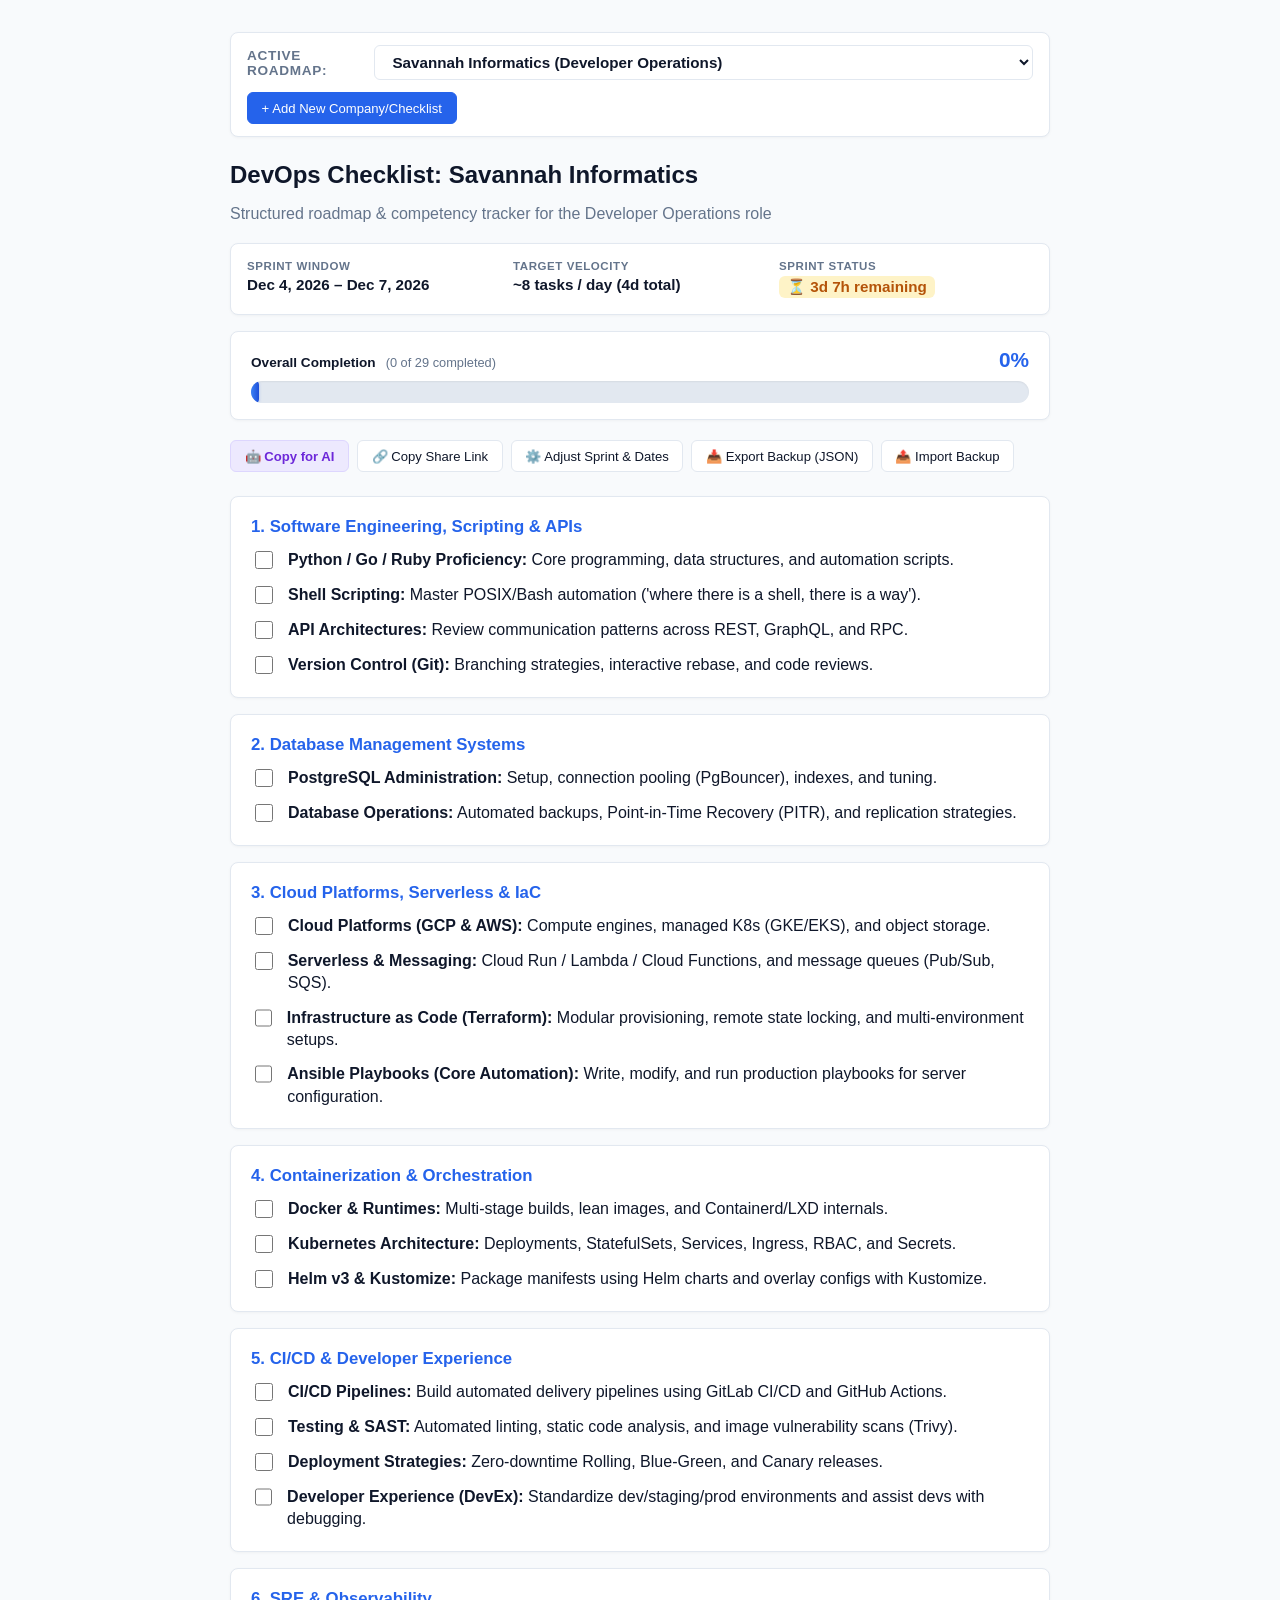
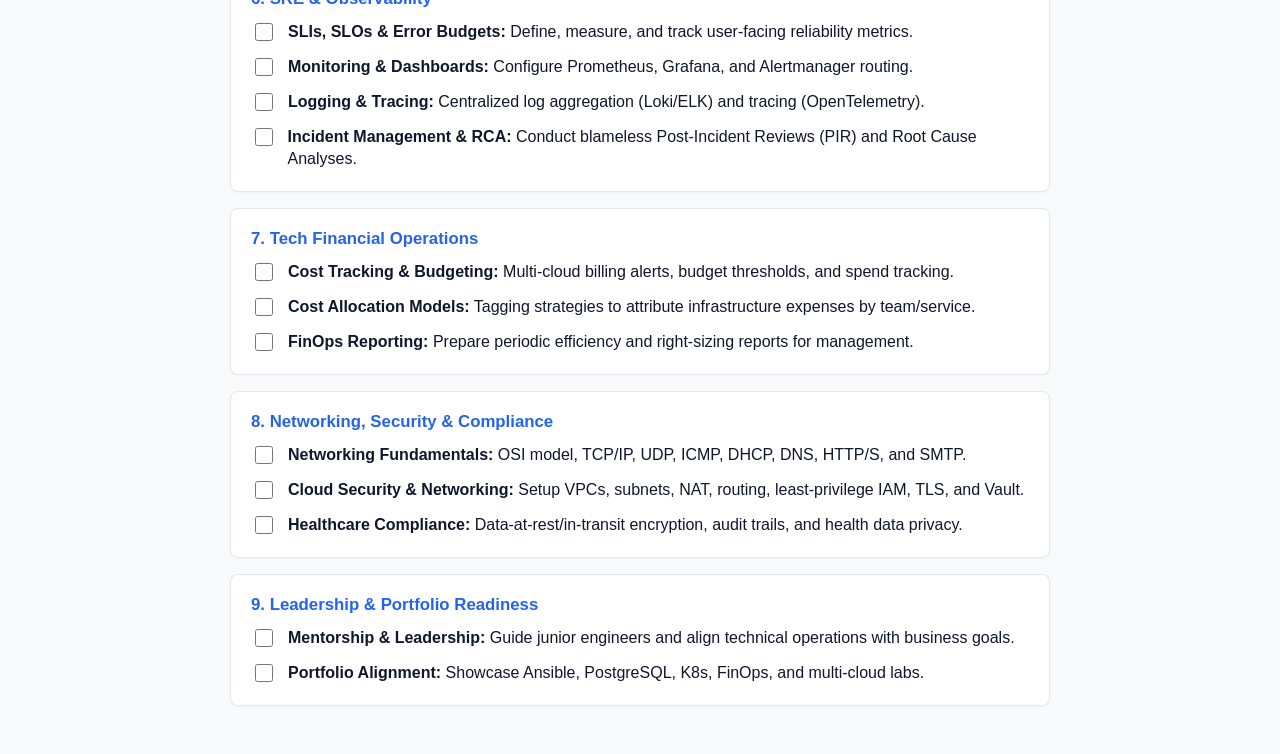
<file: index.html>
<!DOCTYPE html>
<html lang="en">

<head>
    <meta charset="UTF-8" />
    <meta name="viewport" content="width=device-width, initial-scale=1.0" />
    <title>DevOps Sprint Hub</title>
    <link rel="stylesheet" href="style.css" />
</head>

<body>

    <!-- Top Company Switcher Bar -->
    <div class="company-toolbar">
        <div class="company-select-group">
            <label for="companySelector">Active Roadmap:</label>
            <select id="companySelector" onchange="switchCompany(this.value)"></select>
        </div>
        <div style="display: flex; gap: 0.5rem;">
            <!-- Delete Button (Only visible for custom added companies) -->
            <button class="action-btn danger" id="deleteCompanyBtn" onclick="deleteActiveCompany()"
                style="display: none;">🗑️ Delete Roadmap</button>
            <button class="action-btn primary" onclick="openAddModal()">+ Add New Company/Checklist</button>
        </div>
    </div>

    <h1 id="pageTitle">DevOps Checklist</h1>
    <p class="subtitle" id="pageSubtitle">Structured roadmap & competency tracker</p>

    <!-- Dynamic Sprint Header -->
    <div class="sprint-banner">
        <div class="sprint-item">
            <span class="sprint-label">Sprint Window</span>
            <span class="sprint-value" id="sprintDatesDisplay">Loading...</span>
        </div>
        <div class="sprint-item">
            <span class="sprint-label">Target Velocity</span>
            <span class="sprint-value" id="sprintVelocityDisplay">-- tasks / day</span>
        </div>
        <div class="sprint-item">
            <span class="sprint-label">Sprint Status</span>
            <span class="sprint-value" id="sprintBadge">Calculating...</span>
        </div>
    </div>

    <!-- Sprint Settings Drawer -->
    <div class="settings-panel" id="settingsPanel">
        <div class="settings-grid">
            <label>Start Date <input type="date" id="inputStartDate"></label>
            <label>Target End Date <input type="date" id="inputEndDate"></label>
        </div>
        <div class="btn-row">
            <button class="action-btn primary" onclick="applyCustomDates()">Save Dates</button>
            <button class="action-btn" onclick="startPresetSprint(3)">⚡ Start Fresh 3-Day Sprint</button>
            <button class="action-btn" onclick="startPresetSprint(7)">📅 Start 7-Day Sprint</button>
            <button class="action-btn danger" onclick="resetCheckboxes()">🔄 Clear Tasks for this Company</button>
        </div>
    </div>

    <!-- Progress Card -->
    <div class="progress-card">
        <div class="progress-meta">
            <div>
                <span class="progress-label-left">Overall Completion</span>
                <span class="progress-count-sub" id="taskFraction">(0 of 0 completed)</span>
            </div>
            <div class="progress-pct-display" id="progressPctLarge">0%</div>
        </div>
        <div class="progress-track">
            <div class="progress-fill" id="progressBar"></div>
        </div>
    </div>

    <!-- Action Bar -->
    <div class="action-bar">
        <button class="action-btn ai-btn" onclick="copyProgressForAI()">🤖 Copy for AI</button>
        <button class="action-btn" onclick="copyShareLink()">🔗 Copy Share Link</button>
        <button class="action-btn" onclick="toggleSettings()">⚙️ Adjust Sprint & Dates</button>
        <button class="action-btn" onclick="exportData()">📥 Export Backup (JSON)</button>
        <button class="action-btn" onclick="document.getElementById('importFile').click()">📤 Import Backup</button>
        <input type="file" id="importFile" style="display: none" accept=".json" onchange="importData(event)">
    </div>

    <!-- Dynamic Category & Checklist Container -->
    <div id="checklistContainer"></div>

    <!-- Modal: Add New Company from Chatbot -->
    <div class="modal-backdrop" id="addModal">
        <div class="modal-card">
            <h2>Add New Roadmap</h2>
            <p class="modal-sub">Generate a custom roadmap from any Job Description or Syllabus using your chatbot.</p>

            <div class="guide-step">
                <strong>Step 1: Get the prompt</strong>
                <p>Click below to copy the prompt, then paste it into ChatGPT / Claude along with your Job Description.
                </p>
                <button class="action-btn primary" onclick="copyChatbotPrompt()">📋 Copy Prompt for Chatbot</button>
            </div>

            <div class="guide-step">
                <strong>Step 2: Paste the Chatbot's JSON</strong>
                <p>Paste the JSON code your chatbot generated into the box below:</p>
                <textarea id="importJsonArea"
                    placeholder='{\n  "company": "Company or Course Name",\n  "role": "Role or Track Title",\n  "categories": [...]\n}'></textarea>
            </div>

            <div class="modal-actions">
                <button class="action-btn" onclick="closeAddModal()">Cancel</button>
                <button class="action-btn primary" onclick="saveCustomCompany()">🚀 Save & Launch Roadmap</button>
            </div>
        </div>
    </div>

    <!-- Scripts -->
    <script src="checklist-data.js"></script>
    <script src="app.js"></script>
</body>

</html>
</file>
<file: style.css>
:root {
    --bg: #f8fafc;
    --card-bg: #ffffff;
    --text: #0f172a;
    --text-muted: #64748b;
    --primary: #2563eb;
    --primary-hover: #1d4ed8;
    --border: #e2e8f0;
    --done: #94a3b8;
}

body {
    font-family: -apple-system, BlinkMacSystemFont, "Segoe UI", Roboto, sans-serif;
    background: var(--bg);
    color: var(--text);
    padding: 2rem 1rem;
    max-width: 820px;
    margin: 0 auto;
}

/* Company Switcher Toolbar */
.company-toolbar {
    display: flex;
    justify-content: space-between;
    align-items: center;
    background: var(--card-bg);
    border: 1px solid var(--border);
    border-radius: 8px;
    padding: 0.75rem 1rem;
    margin-bottom: 1.5rem;
    box-shadow: 0 1px 3px rgba(0, 0, 0, 0.04);
    flex-wrap: wrap;
    gap: 0.75rem;
}

.company-select-group {
    display: flex;
    align-items: center;
    gap: 0.5rem;
}

.company-select-group label {
    font-size: 0.85rem;
    font-weight: 700;
    color: var(--text-muted);
    text-transform: uppercase;
    letter-spacing: 0.05em;
}

select#companySelector {
    padding: 0.45rem 0.85rem;
    border: 1px solid var(--border);
    border-radius: 6px;
    background: #ffffff;
    color: var(--text);
    font-weight: 600;
    font-size: 0.95rem;
    cursor: pointer;
    font-family: inherit;
}

h1 {
    font-size: 1.5rem;
    margin-bottom: 0.25rem;
}

.subtitle {
    color: var(--text-muted);
    margin-bottom: 1.25rem;
}

/* Sprint Banner */
.sprint-banner {
    display: grid;
    grid-template-columns: repeat(auto-fit, minmax(180px, 1fr));
    gap: 0.75rem;
    background: var(--card-bg);
    border: 1px solid var(--border);
    border-radius: 8px;
    padding: 1rem;
    margin-bottom: 1rem;
    box-shadow: 0 1px 3px rgba(0, 0, 0, 0.04);
}

.sprint-item {
    display: flex;
    flex-direction: column;
}

.sprint-label {
    font-size: 0.72rem;
    text-transform: uppercase;
    font-weight: 700;
    letter-spacing: 0.05em;
    color: var(--text-muted);
    margin-bottom: 0.25rem;
}

.sprint-value {
    font-size: 0.95rem;
    font-weight: 600;
    color: var(--text);
}

.badge-active {
    color: #b45309;
    background: #fef3c7;
    padding: 2px 8px;
    border-radius: 6px;
    width: fit-content;
}

.badge-overdue {
    color: #b91c1c;
    background: #fee2e2;
    padding: 2px 8px;
    border-radius: 6px;
    width: fit-content;
}

.badge-done {
    color: #15803d;
    background: #dcfce7;
    padding: 2px 8px;
    border-radius: 6px;
    width: fit-content;
}

/* Settings Drawer */
.settings-panel {
    display: none;
    background: #f1f5f9;
    border: 1px solid var(--border);
    border-radius: 8px;
    padding: 1rem;
    margin-bottom: 1rem;
    animation: fadeIn 0.2s ease-in-out;
}

.settings-panel.open {
    display: block;
}

.settings-grid {
    display: grid;
    grid-template-columns: repeat(auto-fit, minmax(200px, 1fr));
    gap: 0.75rem;
    margin-bottom: 0.75rem;
}

.settings-grid label {
    display: flex;
    flex-direction: column;
    font-size: 0.8rem;
    font-weight: 600;
    color: var(--text);
    gap: 0.35rem;
}

.settings-grid input[type="date"] {
    padding: 0.4rem 0.6rem;
    border: 1px solid var(--border);
    border-radius: 6px;
    background: #ffffff;
    font-family: inherit;
}

.btn-row {
    display: flex;
    gap: 0.5rem;
    flex-wrap: wrap;
}

/* Progress Hub */
.progress-card {
    background: var(--card-bg);
    border: 1px solid var(--border);
    border-radius: 8px;
    padding: 1rem 1.25rem;
    margin-bottom: 1.25rem;
    box-shadow: 0 1px 3px rgba(0, 0, 0, 0.04);
}

.progress-meta {
    display: flex;
    justify-content: space-between;
    align-items: baseline;
    margin-bottom: 0.6rem;
}

.progress-label-left {
    font-size: 0.85rem;
    font-weight: 600;
    color: var(--text);
}

.progress-count-sub {
    font-size: 0.8rem;
    color: var(--text-muted);
    margin-left: 0.35rem;
}

.progress-pct-display {
    font-size: 1.3rem;
    font-weight: 800;
    color: var(--primary);
    font-variant-numeric: tabular-nums;
}

.progress-track {
    background: #e2e8f0;
    border-radius: 999px;
    height: 22px;
    width: 100%;
    overflow: hidden;
    position: relative;
    box-shadow: inset 0 1px 2px rgba(0, 0, 0, 0.06);
}

.progress-fill {
    background: linear-gradient(90deg, #3b82f6 0%, #1d4ed8 100%);
    height: 100%;
    width: 0%;
    border-radius: 999px;
    transition: width 0.35s cubic-bezier(0.4, 0, 0.2, 1);
    display: flex;
    align-items: center;
    justify-content: flex-end;
    padding-right: 8px;
    color: #ffffff;
    font-size: 0.72rem;
    font-weight: 700;
    letter-spacing: 0.02em;
    box-sizing: border-box;
    box-shadow: 0 1px 3px rgba(37, 99, 235, 0.3);
}

/* Action Bar */
.action-bar {
    display: flex;
    gap: 0.5rem;
    margin-bottom: 1.5rem;
    flex-wrap: wrap;
}

.action-btn {
    background: var(--card-bg);
    border: 1px solid var(--border);
    color: var(--text);
    padding: 0.45rem 0.85rem;
    border-radius: 6px;
    font-size: 0.82rem;
    font-weight: 500;
    cursor: pointer;
    transition: all 0.15s ease;
}

.action-btn:hover {
    background: #f1f5f9;
}

.action-btn.primary {
    background: var(--primary);
    color: #ffffff;
    border-color: var(--primary);
}

.action-btn.primary:hover {
    background: var(--primary-hover);
}

.action-btn.ai-btn {
    background: #ede9fe;
    color: #6d28d9;
    border-color: #ddd6fe;
    font-weight: 600;
}

.action-btn.ai-btn:hover {
    background: #ddd6fe;
}

.action-btn.danger {
    color: #b91c1c;
}

.action-btn.danger:hover {
    background: #fee2e2;
}

/* Category Cards */
.category {
    background: var(--card-bg);
    border: 1px solid var(--border);
    border-radius: 8px;
    padding: 1.25rem;
    margin-bottom: 1rem;
    box-shadow: 0 1px 3px rgba(0, 0, 0, 0.04);
}

.category h2 {
    font-size: 1.05rem;
    margin-top: 0;
    margin-bottom: 0.75rem;
    color: var(--primary);
}

.category label {
    display: flex;
    align-items: flex-start;
    gap: 0.75rem;
    margin-bottom: 0.75rem;
    cursor: pointer;
    user-select: none;
    line-height: 1.4;
}

.category label:last-child {
    margin-bottom: 0;
}

input[type="checkbox"] {
    width: 18px;
    height: 18px;
    margin-top: 2px;
    cursor: pointer;
    accent-color: var(--primary);
}

input[type="checkbox"]:checked+span {
    text-decoration: line-through;
    color: var(--done);
}

/* Modal Styling */
.modal-backdrop {
    display: none;
    position: fixed;
    top: 0;
    left: 0;
    width: 100%;
    height: 100%;
    background: rgba(15, 23, 42, 0.6);
    z-index: 100;
    justify-content: center;
    align-items: center;
    padding: 1rem;
    box-sizing: border-box;
}

.modal-backdrop.open {
    display: flex;
}

.modal-card {
    background: #ffffff;
    border-radius: 12px;
    max-width: 600px;
    width: 100%;
    padding: 1.5rem;
    box-shadow: 0 20px 25px -5px rgba(0, 0, 0, 0.1);
    animation: fadeIn 0.2s ease-in-out;
}

.modal-card h2 {
    margin-top: 0;
    margin-bottom: 0.25rem;
    font-size: 1.25rem;
}

.modal-sub {
    color: var(--text-muted);
    font-size: 0.85rem;
    margin-bottom: 1.25rem;
}

.guide-step {
    background: #f8fafc;
    border: 1px solid var(--border);
    border-radius: 8px;
    padding: 0.85rem;
    margin-bottom: 1rem;
}

.guide-step strong {
    display: block;
    font-size: 0.88rem;
    margin-bottom: 0.25rem;
}

.guide-step p {
    margin: 0 0 0.5rem 0;
    font-size: 0.8rem;
    color: var(--text-muted);
}

textarea#importJsonArea {
    width: 100%;
    height: 140px;
    border: 1px solid var(--border);
    border-radius: 6px;
    padding: 0.6rem;
    font-family: monospace;
    font-size: 0.8rem;
    box-sizing: border-box;
    resize: vertical;
}

.modal-actions {
    display: flex;
    justify-content: flex-end;
    gap: 0.5rem;
    margin-top: 1rem;
}

@keyframes fadeIn {
    from {
        opacity: 0;
        transform: translateY(-4px);
    }

    to {
        opacity: 1;
        transform: translateY(0);
    }
}
</file>
